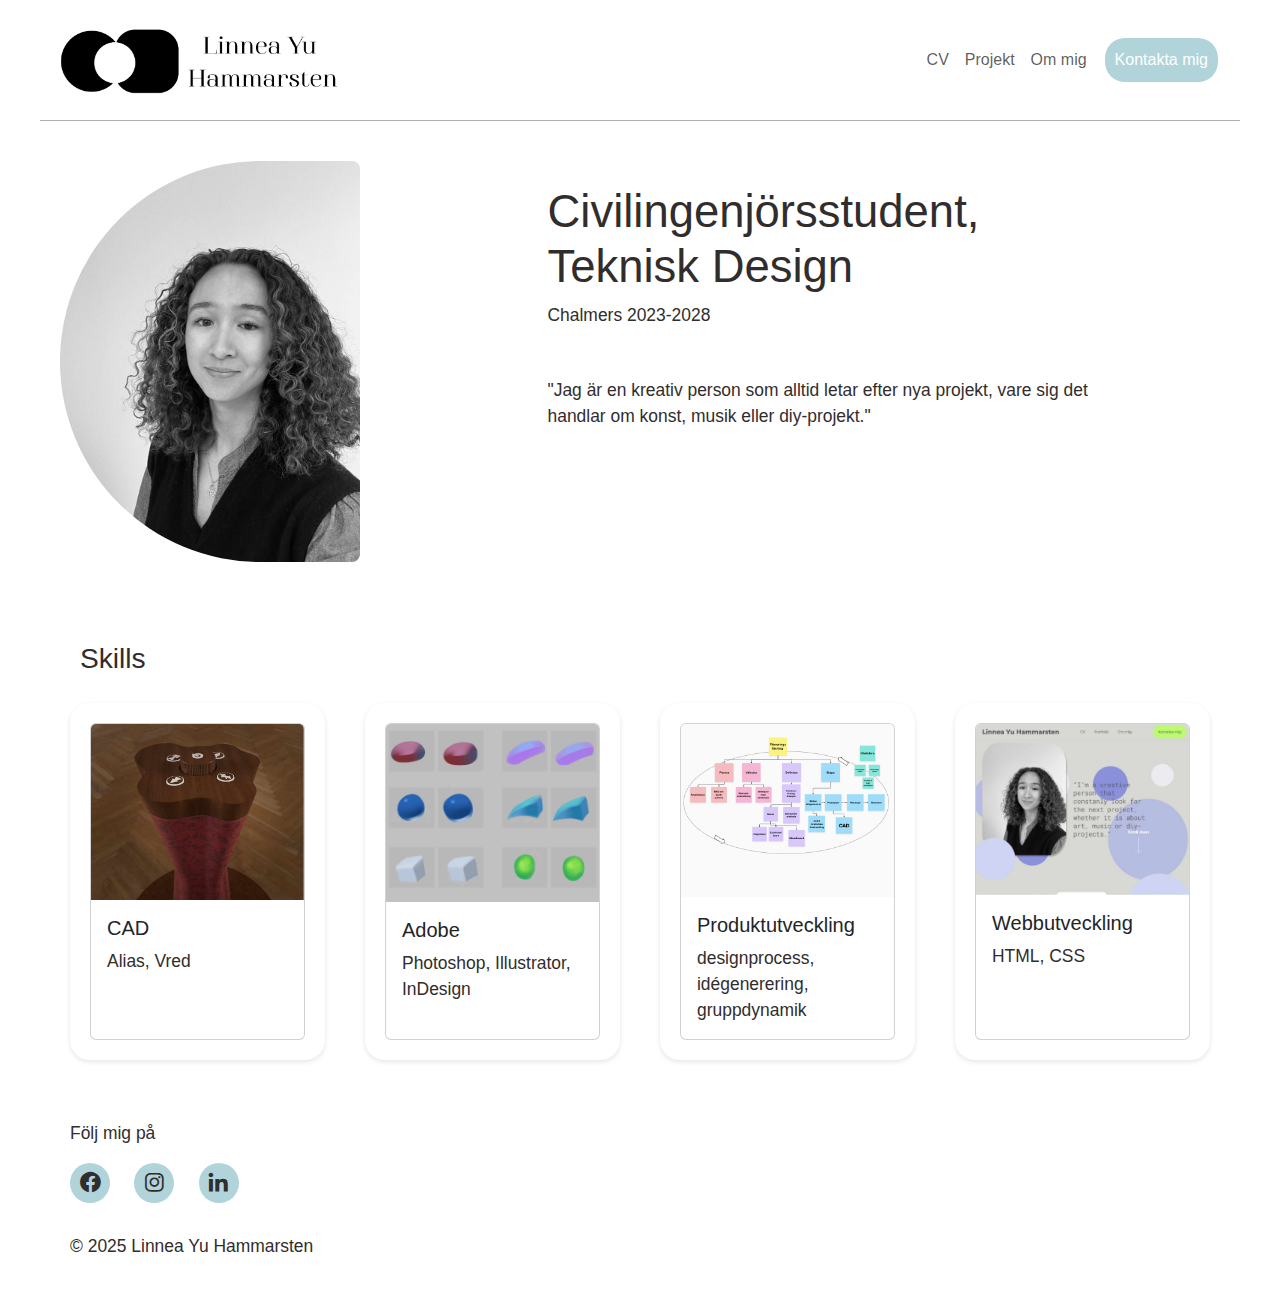
<file: index.html>
<!DOCTYPE html>
<html lang="sv">
  <head>
    <meta charset="UTF-8">
    <meta name="viewport" content="width=device-width, initial-scale=1.0">
    <title>Linnea Yu Hammarsten</title>
    <!-- Bootstrap CSS -->
    <link rel="stylesheet" href="assets/css/bootstrap.min.css">
    <!-- Boxicons CSS -->
    <link href="https://unpkg.com/boxicons@2.1.4/css/boxicons.min.css" rel="stylesheet">
    <!--Custom styles-->
    <link rel="stylesheet" type="text/css" href="assets/css/styles.css">
  </head>

  <body>
    <!---Navigation-->
    <header>
      <nav class="navbar navbar-expand-md navbar-light">
        <div class="container-fluid">
          <a class="navbar-brand d-flex align-items-center" href="index.html">
            <img
              src="assets/images/LYH.png"
              alt="Linnea Yu Hammarsten Logo"
              class="logo"
              style="width: 300px"
              >
          </a>
           <!---Meny-->
          <button
            class="navbar-toggler"
            type="button"
            data-toggle="collapse"
            data-target="#navbarID"
            aria-controls="navbarID"
            aria-expanded="false"
            aria-label="Toggle navigation"
          >
            <span class="navbar-toggler-icon"></span>
          </button>
          <ul id="navbarID" class="collapse navbar-collapse navbar-nav ms-auto">
            <li class="nav-item"><a href="cv.html" class="nav-link">CV</a></li>
            <li class="nav-item">
              <a href="projekt.html" class="nav-link">Projekt</a>
            </li>
            <li class="nav-item">
              <a href="aboutme.html" class="nav-link">Om mig</a>
            </li>
            <li>
              <button
                class="button button1"
                onclick="location.href='contact.html'"
              >
                Kontakta mig
              </button>
            </li>
          </ul>
        </div>
      </nav>
    </header>
    <!---Main-->
    <main>
      <!---Presentation-->
      <div class="container mx-5 my-3">
        <div class="row">
          <div class="col-5 align-items-center">
            <img
            src="assets/images/linnea.jpg"
            alt="Linnea Yu Hammarsten"
            class="mt-4 rounded-start-pill rounded-end-5"
            style="width: 300px"
            >
          </div>
          <div class="col-6">
            <h1 class="text-right mt-5">Civilingenjörsstudent, Teknisk Design</h1>
            <p class="text-right">Chalmers 2023-2028</p>
            <p class="text-right mt-5">
              "Jag är en kreativ person som alltid letar efter nya projekt, vare sig
              det handlar om konst, musik eller diy-projekt."
            </p>
          </div>
        </div>
      </div>
      <!---Skills Cards-->
      <h2 class="title">Skills</h2>
      <div class="cards">
        <!---Första kort-->
        <div class="col">
          <div class="card h-100">
            <img
              src="assets/images/stammen.jpg"
              class="card-img-top"
              alt="stammen"
            >
            <div class="card-body">
              <h5 class="card-title">CAD</h5>
              <p class="card-text">Alias, Vred</p>
            </div>
          </div>
        </div>
        <!---Andra kort-->
        <div class="col">
          <div class="card h-100">
            <img
              src="assets/images/brushbasic.jpg"
              class="card-img-top"
              alt="brushbasic"
            >
            <div class="card-body">
              <h5 class="card-title">Adobe</h5>
              <p class="card-text">Photoshop, Illustrator, InDesign</p>
            </div>
          </div>
        </div>
        <!---Tredje kort-->
        <div class="col">
          <div class="card h-100">
            <img
              src="assets/images/Produkt.png"
              class="card-img-top"
              alt="Produktutvecklingsprocess"
            >
            <div class="card-body">
              <h5 class="card-title">Produktutveckling</h5>
              <p class="card-text">
                designprocess, idégenerering, gruppdynamik
              </p>
            </div>
          </div>
        </div>
        <!---Fjärde kort-->
        <div class="col">
          <div class="card h-100">
            <img
              src="assets/images/webb.jpg"
              class="card-img-top"
              alt="webb"
            >
            <div class="card-body">
              <h5 class="card-title">Webbutveckling</h5>
              <p class="card-text">HTML, CSS</p>
            </div>
          </div>
        </div>
      </div>
    </main>
    <!---Footer-->
    <footer class="footer">
      <div class="container">
        <div class="row">
          <div class="footer-col">
            <p>Följ mig på</p>
            <div class="social-links">
              <a href="https://www.facebook.com/linnea.yuhammarsten.3" target="_blank"><i class="bx bxl-facebook-circle bx-sm"></i></a>
              <a href="https://www.instagram.com/linnea_yuhammarsten/" target="_blank"><i class="bx bxl-instagram bx-sm"></i></a>
              <a href="https://se.linkedin.com/in/linnea-yu-hammarsten-7a406a234?trk=public_post_feed-actor-name" target="_blank"><i class="bx bxl-linkedin bx-sm"></i></a>
            </div>
            <p>&copy; 2025 Linnea Yu Hammarsten</p>
          </div>
        </div>
      </div>
    </footer>
  </body>
</html>
</file>
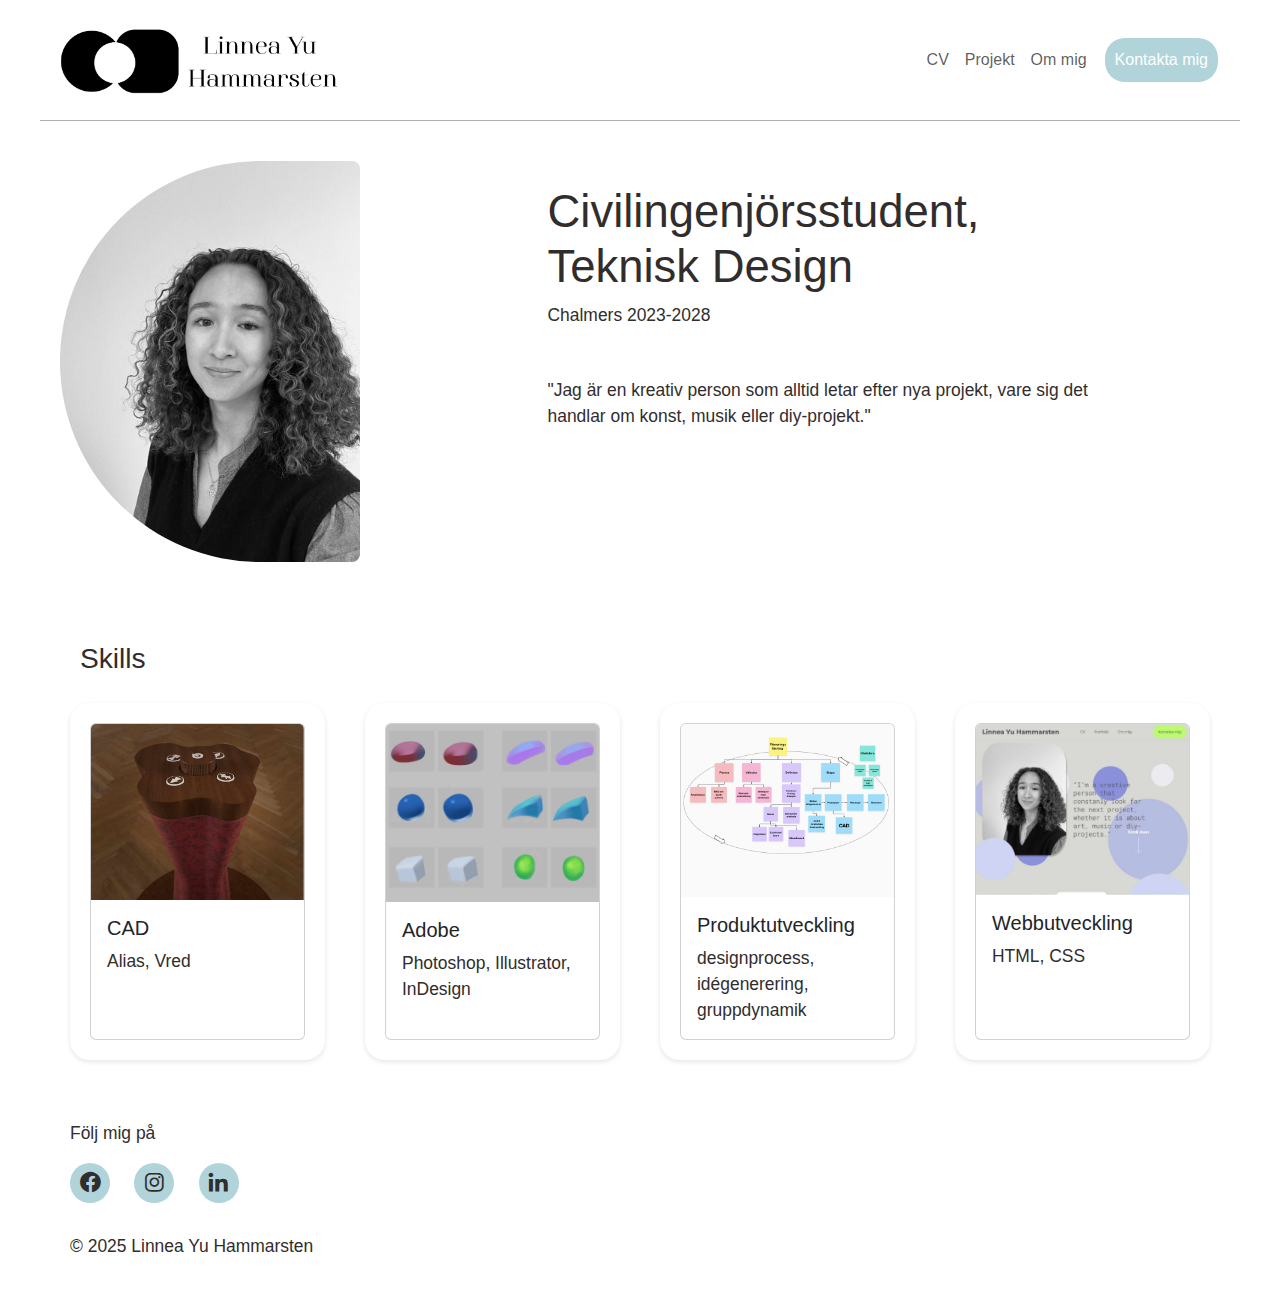
<file: Portfolio/index.html>
<!DOCTYPE html>
<html lang="sv">
  <head>
    <meta charset="UTF-8">
    <meta name="viewport" content="width=device-width, initial-scale=1.0">
    <title>Linnea Yu Hammarsten</title>
    <!-- Bootstrap CSS -->
    <link rel="stylesheet" href="../assets/css/bootstrap.min.css">
    <!-- Boxicons CSS -->
    <link href="https://unpkg.com/boxicons@2.1.4/css/boxicons.min.css" rel="stylesheet">
    <!--Custom styles-->
    <link rel="stylesheet" href="../assets/css/styles.css">
  </head>

  <body>
    <!---Navigation-->
    <header>
      <nav class="navbar navbar-expand-md navbar-light">
        <div class="container-fluid">
          <a class="navbar-brand d-flex align-items-center" href="index.html">
            <img
              src="../assets/images/LYH.png"
              alt="Linnea Yu Hammarsten Logo"
              class="logo"
              style="width: 300px"
              >
          </a>
           <!---Meny-->
          <button
            class="navbar-toggler"
            type="button"
            data-toggle="collapse"
            data-target="#navbarID"
            aria-controls="navbarID"
            aria-expanded="false"
            aria-label="Toggle navigation"
          >
            <span class="navbar-toggler-icon"></span>
          </button>
          <ul id="navbarID" class="collapse navbar-collapse navbar-nav ms-auto">
            <li class="nav-item"><a href="cv.html" class="nav-link">CV</a></li>
            <li class="nav-item">
              <a href="projekt.html" class="nav-link">Projekt</a>
            </li>
            <li class="nav-item">
              <a href="aboutme.html" class="nav-link">Om mig</a>
            </li>
            <li>
              <button
                class="button button1"
                onclick="location.href='contact.html'"
              >
                Kontakta mig
              </button>
            </li>
          </ul>
        </div>
      </nav>
    </header>
    <!---Main-->
    <main>
      <!---Presentation-->
      <div class="container mx-5 my-3">
        <div class="row">
          <div class="col-5 align-items-center">
            <img
            src="../assets/images/linnea.jpg"
            alt="Linnea Yu Hammarsten"
            class="mt-4 rounded-start-pill rounded-end-5"
            style="width: 300px"
            >
          </div>
          <div class="col-6">
            <h1 class="text-right mt-5">Civilingenjörsstudent, Teknisk Design</h1>
            <p class="text-right">Chalmers 2023-2028</p>
            <p class="text-right mt-5">
              "Jag är en kreativ person som alltid letar efter nya projekt, vare sig
              det handlar om konst, musik eller diy-projekt."
            </p>
          </div>
        </div>
      </div>
      <!---Skills Cards-->
      <h2 class="title">Skills</h2>
      <div class="cards">
        <!---Första kort-->
        <div class="col">
          <div class="card h-100">
            <img
              src="../assets/images/stammen.jpg"
              class="card-img-top"
              alt="stammen"
            >
            <div class="card-body">
              <h5 class="card-title">CAD</h5>
              <p class="card-text">Alias, Vred</p>
            </div>
          </div>
        </div>
        <!---Andra kort-->
        <div class="col">
          <div class="card h-100">
            <img
              src="../assets/images/brushbasic.jpg"
              class="card-img-top"
              alt="brushbasic"
            >
            <div class="card-body">
              <h5 class="card-title">Adobe</h5>
              <p class="card-text">Photoshop, Illustrator, InDesign</p>
            </div>
          </div>
        </div>
        <!---Tredje kort-->
        <div class="col">
          <div class="card h-100">
            <img
              src="../assets/images/Produkt.png"
              class="card-img-top"
              alt="Produktutvecklingsprocess"
            >
            <div class="card-body">
              <h5 class="card-title">Produktutveckling</h5>
              <p class="card-text">
                designprocess, idégenerering, gruppdynamik
              </p>
            </div>
          </div>
        </div>
        <!---Fjärde kort-->
        <div class="col">
          <div class="card h-100">
            <img
              src="../assets/images/webb.jpg"
              class="card-img-top"
              alt="webb"
            >
            <div class="card-body">
              <h5 class="card-title">Webbutveckling</h5>
              <p class="card-text">HTML, CSS</p>
            </div>
          </div>
        </div>
      </div>
    </main>
    <!---Footer-->
    <footer class="footer">
      <div class="container">
        <div class="row">
          <div class="footer-col">
            <p>Följ mig på</p>
            <div class="social-links">
              <a href="#"><i class="bx bxl-facebook-circle bx-sm"></i></a>
              <a href="#"><i class="bx bxl-instagram bx-sm"></i></a>
              <a href="#"><i class="bx bxl-linkedin bx-sm"></i></a>
            </div>
            <p>&copy; 2025 Linnea Yu Hammarsten</p>
          </div>
        </div>
      </div>
    </footer>
  </body>
</html>
</file>
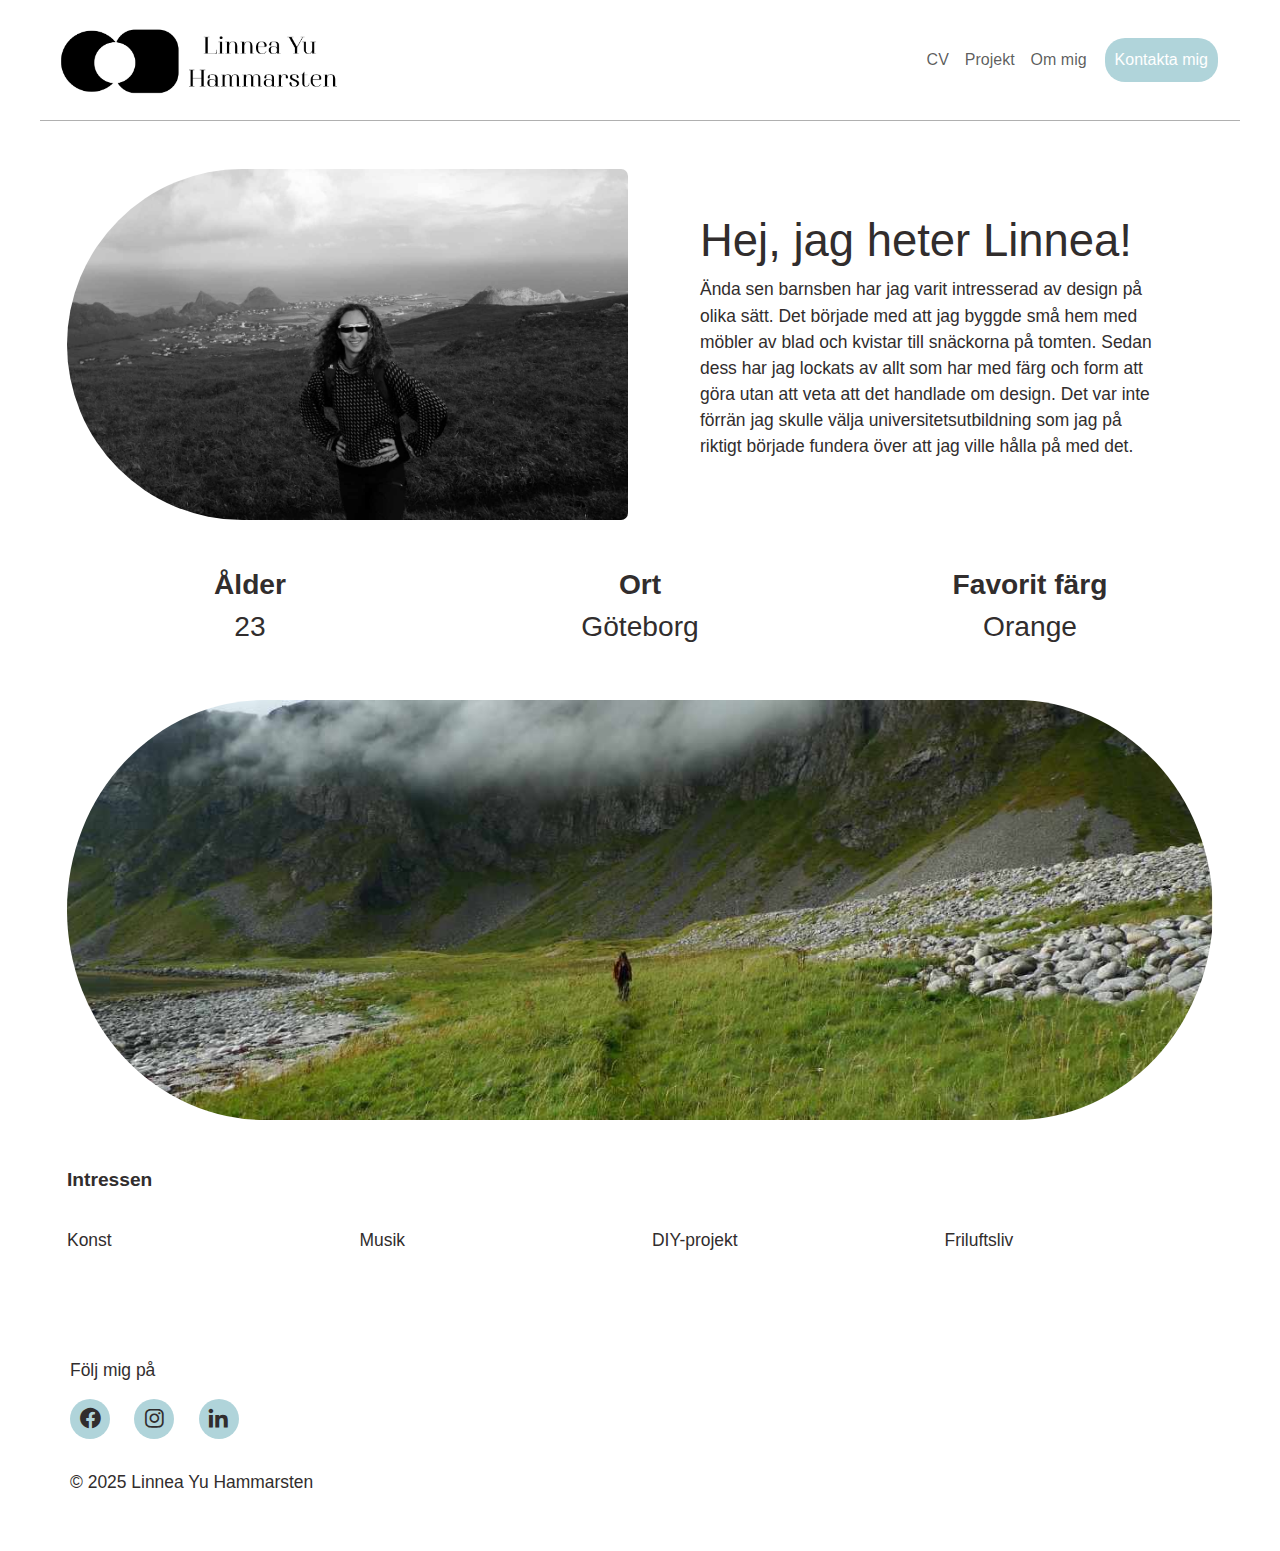
<file: aboutme.html>
<!DOCTYPE html>
<html lang="sv">
    <head>
        <meta charset="UTF-8">
        <meta name="viewport" content="width=device-width, initial-scale=1.0">
        <title>Linnea Yu Hammarsten</title>
       <!-- Bootstrap CSS -->
        <link rel="stylesheet" href="assets/css/bootstrap.min.css">
        <!-- Boxicons CSS -->
        <link href='https://unpkg.com/boxicons@2.1.4/css/boxicons.min.css' rel='stylesheet'>
        <!--Custom styles-->
        <link rel="stylesheet" href="assets/css/styles.css">
      </head>

<body>
<!---Navigation-->
<header>
        <nav class="navbar navbar-expand-md navbar-light">
            <div class="container-fluid">
                <a class="navbar-brand d-flex align-items-center" href="index.html">
                   <img
                    src="assets/images/LYH.png"
                    alt="Linnea Yu Hammarsten Logo"
                    class="logo"
                    style="width: 300px"
                    >
                </a>
                <button class="navbar-toggler" type="button" data-toggle="collapse" data-target="#navbarID"
                    aria-controls="navbarID" aria-expanded="false" aria-label="Toggle navigation">
                    <span class="navbar-toggler-icon"></span>
                </button>
                    <ul id="navbarID" class="collapse navbar-collapse navbar-nav ms-auto">
                        <li class="nav-item"><a href="cv.html" class="nav-link">CV</a></li>
                        <li class="nav-item"><a href="projekt.html" class="nav-link">Projekt</a></li>
                        <li class="nav-item"><a href="aboutme.html" class="nav-link">Om mig</a></li>
                        <li><button class="button button1" onclick="location.href='contact.html'">Kontakta mig</button></li>
                    </ul>
            </div>
        </nav>
</header>
<!---Main-->
<main>
<!---About me-->
<div class="container">
    <div class="row align-items-center">
        <div class="col-6 my-5">
            <img src="assets/images/lofoten.jpg" alt="Linnea Yu Hammarsten" class="rounded-start-pill rounded-end-5" style="width: 100%">
        </div>
        <!---Rubrik "Hej"-->
        <div class="col-5 mx-5">
            <h1>Hej, jag heter Linnea!</h1>
            <p>Ända sen barnsben har jag varit intresserad av design på olika sätt. Det började med att jag byggde små hem med möbler av blad och kvistar till snäckorna på tomten. Sedan dess har jag lockats av allt som har med färg och form att göra utan att veta att det handlade om design. Det var inte förrän jag skulle välja universitetsutbildning som jag på riktigt började fundera över att jag ville hålla på med det.</p>
        </div>
    </div>
    <!---Fakta om mig-->
    <div class="row text-center">
            <div class="col-4">
                <h2 class="fw-bold">Ålder</h2>
                <h2>23</h2>
            </div>
            <div class="col-4">
                <h2 class="fw-bold">Ort</h2>
                <h2>Göteborg</h2>
            </div>
            <div class="col-4">
                <h2 class="fw-bold">Favorit färg</h2>
                <h2>Orange</h2>
            </div>
        </div>
        <div class="row my-5">
            <img src="assets/images/grass.jpg" alt="Linnea Yu Hammarsten" class="rounded-pill" style="width: 100%">

        </div>
        <!---Intressen-->
        <div class="row my-5">
            <h3>Intressen</h3>
            <div class="col-3 mt-3">
                <p>Konst</p>
            </div>
            <div class="col-3 mt-3">
                <p>Musik</p>
            </div>
            <div class="col-3 mt-3">
                <p>DIY-projekt</p>
            </div>
            <div class="col-3 mt-3">
               <p>Friluftsliv</p> 
            </div>
        </div>
    </div>
</main>
<!---Footer-->

<footer class="footer">
  	 <div class="container">
  	 	<div class="row">
  	 		<div class="footer-col">
  	 			<p>Följ mig på</p>
  	 			<div class="social-links">
                  <a href="https://www.facebook.com/linnea.yuhammarsten.3" target="_blank"><i class="bx bxl-facebook-circle bx-sm"></i></a>
                  <a href="https://www.instagram.com/linnea_yuhammarsten/" target="_blank"><i class="bx bxl-instagram bx-sm"></i></a>
                  <a href="https://se.linkedin.com/in/linnea-yu-hammarsten-7a406a234?trk=public_post_feed-actor-name" target="_blank"><i class="bx bxl-linkedin bx-sm"></i></a>
                </div>
                <p>&copy; 2025 Linnea Yu Hammarsten</p>
  	 		</div>
  	 	</div>
  	 </div>
  </footer>
</body>
</html>
</file>
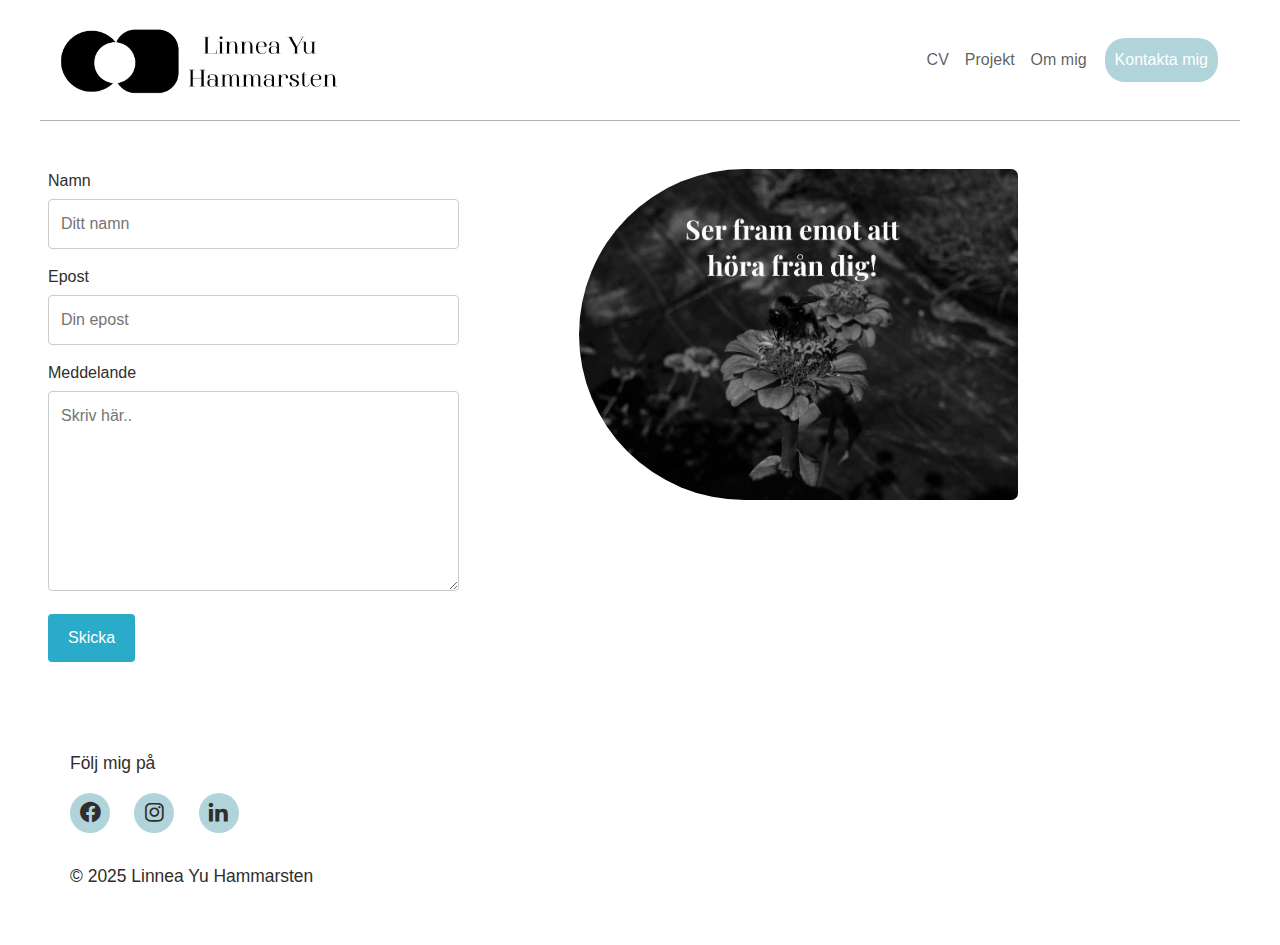
<file: contact.html>
<!DOCTYPE html>
<html lang="sv">
   <head>
        <meta charset="UTF-8">
        <meta name="viewport" content="width=device-width, initial-scale=1.0">
        <title>Linnea Yu Hammarsten</title>
       <!-- Bootstrap CSS -->
        <link rel="stylesheet" href="assets/css/bootstrap.min.css">
        <!-- Boxicons CSS -->
        <link href='https://unpkg.com/boxicons@2.1.4/css/boxicons.min.css' rel='stylesheet'>
        <!--Custom styles-->
        <link rel="stylesheet" href="assets/css/styles.css">
      </head>

  <body>
    <!---Navigation-->
    <header>
      <nav class="navbar navbar-expand-md navbar-light">
        <div class="container-fluid">
          <a class="navbar-brand d-flex align-items-center" href="index.html">
            <img
              src="assets/images/LYH.png"
              alt="Linnea Yu Hammarsten Logo"
              class="logo"
              style="width: 300px"
              >
          </a>
          <button
            class="navbar-toggler"
            type="button"
            data-toggle="collapse"
            data-target="#navbarID"
            aria-controls="navbarID"
            aria-expanded="false"
            aria-label="Toggle navigation"
          >
            <span class="navbar-toggler-icon"></span>
          </button>
          <ul id="navbarID" class="collapse navbar-collapse navbar-nav ms-auto">
            <li class="nav-item"><a href="cv.html" class="nav-link">CV</a></li>
            <li class="nav-item">
              <a href="projekt.html" class="nav-link">Projekt</a>
            </li>
            <li class="nav-item">
              <a href="aboutme.html" class="nav-link">Om mig</a>
            </li>
            <li>
              <button
                class="button button1"
                onclick="location.href='contact.html'"
              >
                Kontakta mig
              </button>
            </li>
          </ul>
        </div>
      </nav>
    </header>
    <!---Main-->
    <main>
      <!---Contact form-->
      <div class="row">
        <div class="col-4 m-5">
          <form action="contact.html">
            <label for="fname">Namn</label>
            <input
              type="text"
              id="fname"
              name="firstname"
              placeholder="Ditt namn"
            >

            <label for="lname">Epost</label>
            <input
              type="text"
              id="lname"
              name="lastname"
              placeholder="Din epost"
            >

            <label for="subject">Meddelande</label>
            <textarea
              id="subject"
              name="subject"
              placeholder="Skriv här.."
              style="height: 200px"
            ></textarea>
            <input type="submit" value="Skicka">
          </form>
        </div>
        <div class="col-6 m-5">
          <img
            src="assets/images/bee.jpg"
            alt="Linnea Yu Hammarsten"
            class="rounded-start-pill rounded-end-5"
            style="width: 70%"
          >
        </div>
      </div>
    </main>
    <!---Footer-->

    <footer class="footer">
      <div class="container">
        <div class="row">
          <div class="footer-col">
            <p>Följ mig på</p>
            <div class="social-links">
              <a href="https://www.facebook.com/linnea.yuhammarsten.3" target="_blank"><i class="bx bxl-facebook-circle bx-sm"></i></a>
              <a href="https://www.instagram.com/linnea_yuhammarsten/" target="_blank"><i class="bx bxl-instagram bx-sm"></i></a>
              <a href="https://se.linkedin.com/in/linnea-yu-hammarsten-7a406a234?trk=public_post_feed-actor-name" target="_blank"><i class="bx bxl-linkedin bx-sm"></i></a>
            </div>
            <p>&copy; 2025 Linnea Yu Hammarsten</p>
          </div>
        </div>
      </div>
    </footer>
  </body>
</html>
</file>
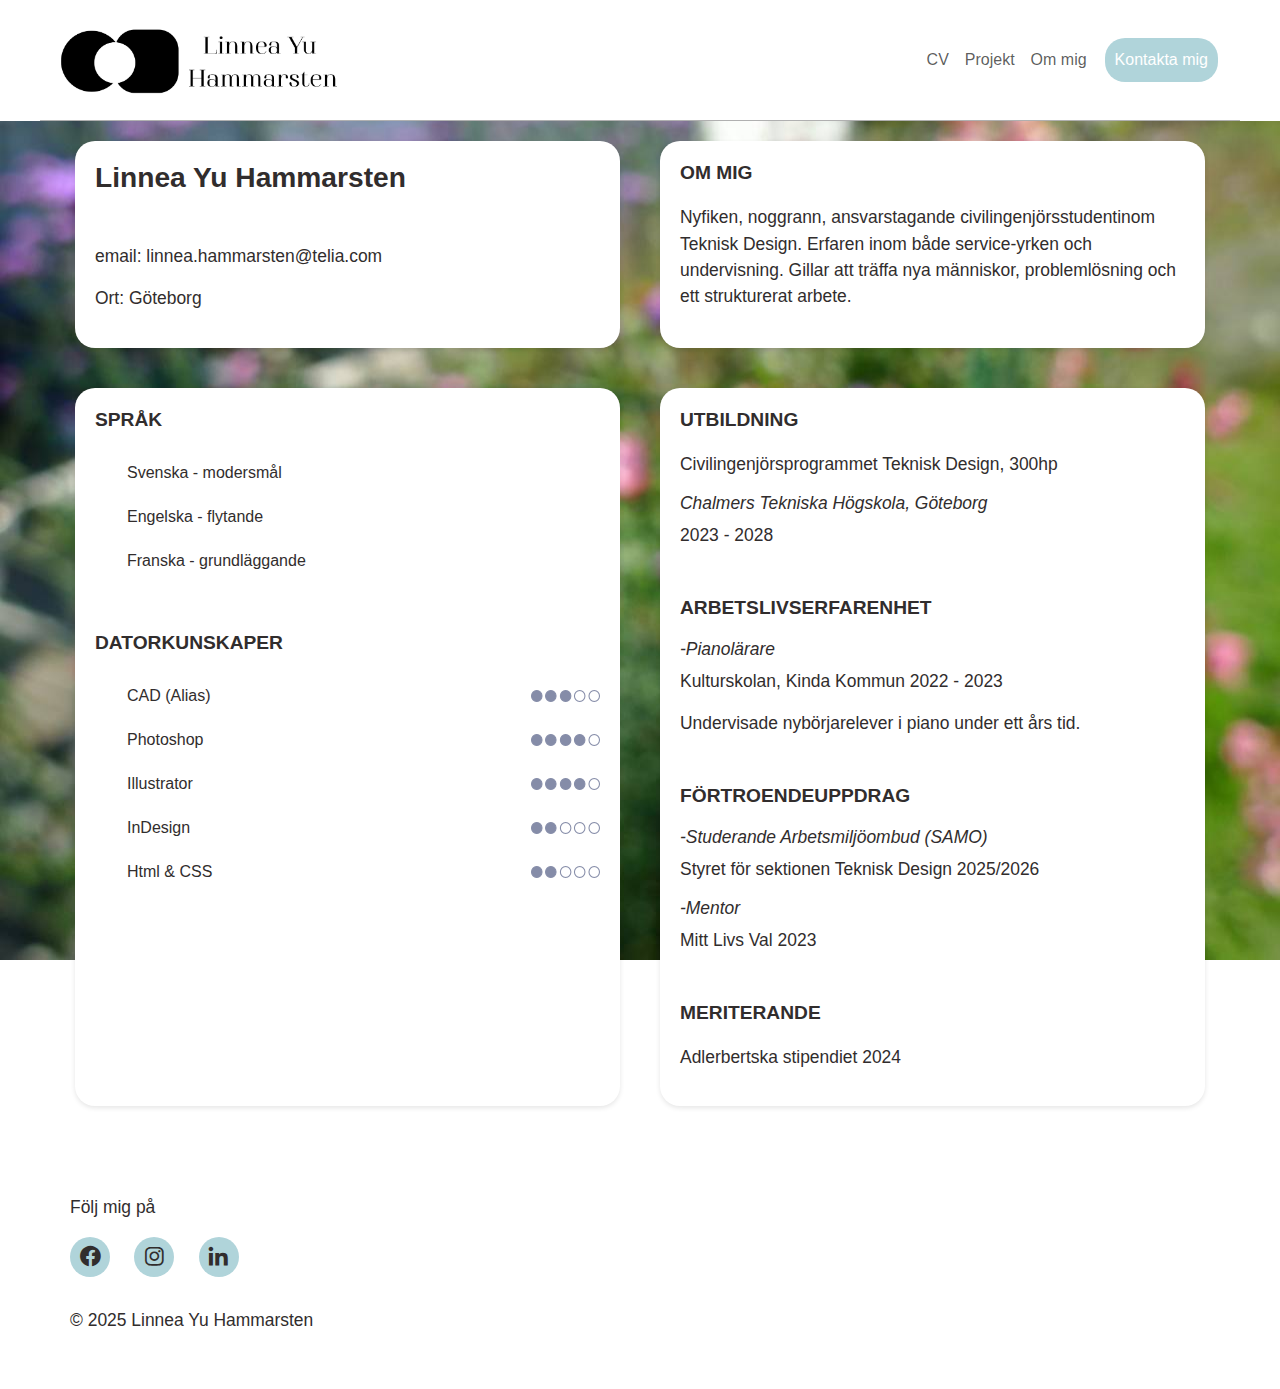
<file: cv.html>
<!DOCTYPE html>
<html lang="sv">
  <head>
    <meta charset="UTF-8">
    <meta name="viewport" content="width=device-width, initial-scale=1.0">
    <title>Linnea Yu Hammarsten</title>
    <!-- Bootstrap CSS -->
    <link rel="stylesheet" href="assets/css/bootstrap.min.css">
    <!-- Boxicons CSS -->
    <link href="https://unpkg.com/boxicons@2.1.4/css/boxicons.min.css" rel="stylesheet">
    <!--Custom styles-->
    <link rel="stylesheet" type="text/css" href="assets/css/styles.css">
  </head>

  <body>
    <!---Navigation-->
    <header>
      <nav class="navbar navbar-expand-md navbar-light">
        <div class="container-fluid">
          <a class="navbar-brand d-flex align-items-center" href="index.html">
            <img
              src="assets/images/LYH.png"
              alt="Linnea Yu Hammarsten Logo"
              class="logo"
              style="width: 300px"
              >
          </a>
          <button
            class="navbar-toggler"
            type="button"
            data-toggle="collapse"
            data-target="#navbarID"
            aria-controls="navbarID"
            aria-expanded="false"
            aria-label="Toggle navigation"
          >
            <span class="navbar-toggler-icon"></span>
          </button>
          <ul id="navbarID" class="collapse navbar-collapse navbar-nav ms-auto">
            <li class="nav-item"><a href="cv.html" class="nav-link">CV</a></li>
            <li class="nav-item">
              <a href="projekt.html" class="nav-link">Projekt</a>
            </li>
            <li class="nav-item">
              <a href="aboutme.html" class="nav-link">Om mig</a>
            </li>
            <li>
              <button
                class="button button1"
                onclick="location.href='contact.html'"
              >
                Kontakta mig
              </button>
            </li>
          </ul>
        </div>
      </nav>
    </header>

    <!---Main-->
    <main style="background-image: url('bakgrund.jpg');">
      <!---CV-->
      <div class="container text-left">
        <div class="row">
          <div class="col">
            <h2 class="fw-bold mb-5">Linnea Yu Hammarsten</h2>
            <p>email: linnea.hammarsten@telia.com</p>
            <p>Ort: Göteborg</p>
          </div>
          <div class="col">
            <h3>OM MIG</h3>
            <p>
              Nyfiken, noggrann, ansvarstagande civilingenjörsstudentinom
              Teknisk Design. Erfaren inom både service-yrken och undervisning.
              Gillar att träffa nya människor, problemlösning och ett
              strukturerat arbete.
            </p>
          </div>
        </div>
        <div class="row">
          <div class="col mb-5">
            <h3>SPRÅK</h3>
            <ul>
              <li>Svenska - modersmål</li>
              <li>Engelska - flytande</li>
              <li>Franska - grundläggande</li>
            </ul>
            <h3 class="mt-5">DATORKUNSKAPER</h3>
            <ul>
              <li>
                CAD (Alias)
                <img
                  src="assets/images/dott3.png"
                  alt="percentage"
                  class="dotts"
                >
              </li>
              <li>
                Photoshop<img
                  src="assets/images/dotts4.png"
                  alt="percentage"
                  class="dotts"
                >
              </li>
              <li>
                Illustrator<img
                  src="assets/images/dotts4.png"
                  alt="percentage"
                  class="dotts"
                >
              </li>
              <li>
                InDesign<img
                  src="assets/images/dotts2.png"
                  alt="percentage"
                  class="dotts"
                >
              </li>
              <li>
                Html & CSS<img
                  src="assets/images/dotts2.png"
                  alt="percentage"
                  class="dotts"
                >
              </li>
            </ul>
          </div>
          <div class="col mb-5">
            <h3>UTBILDNING</h3>
            <p>Civilingenjörsprogrammet Teknisk Design, 300hp</p>
            <h4>Chalmers Tekniska Högskola, Göteborg</h4>
            <p>2023 - 2028</p>
            <h3 class="mt-5">ARBETSLIVSERFARENHET</h3>
            <h4>-Pianolärare</h4>
            <p>Kulturskolan, Kinda Kommun 2022 - 2023</p>
            <p>Undervisade nybörjarelever i piano under ett års tid.</p>
            <h3 class="mt-5">FÖRTROENDEUPPDRAG</h3>
            <h4>-Studerande Arbetsmiljöombud (SAMO)</h4>
            <p>Styret för sektionen Teknisk Design 2025/2026</p>
            <h4>-Mentor</h4>
            <p>Mitt Livs Val 2023</p>
            <h3 class="mt-5">MERITERANDE</h3>
            <p>Adlerbertska stipendiet 2024</p>
          </div>
        </div>
      </div>
    </main>
    <!---Footer-->

    <footer class="footer">
      <div class="container">
        <div class="row">
          <div class="footer-col">
            <p>Följ mig på</p>
            <div class="social-links">
              <a href="https://www.facebook.com/linnea.yuhammarsten.3" target="_blank"><i class="bx bxl-facebook-circle bx-sm"></i></a>
              <a href="https://www.instagram.com/linnea_yuhammarsten/" target="_blank"><i class="bx bxl-instagram bx-sm"></i></a>
              <a href="https://se.linkedin.com/in/linnea-yu-hammarsten-7a406a234?trk=public_post_feed-actor-name" target="_blank"><i class="bx bxl-linkedin bx-sm"></i></a>
            </div>
            <p>&copy; 2025 Linnea Yu Hammarsten</p>
          </div>
        </div>
      </div>
    </footer>
  </body>
</html>
</file>
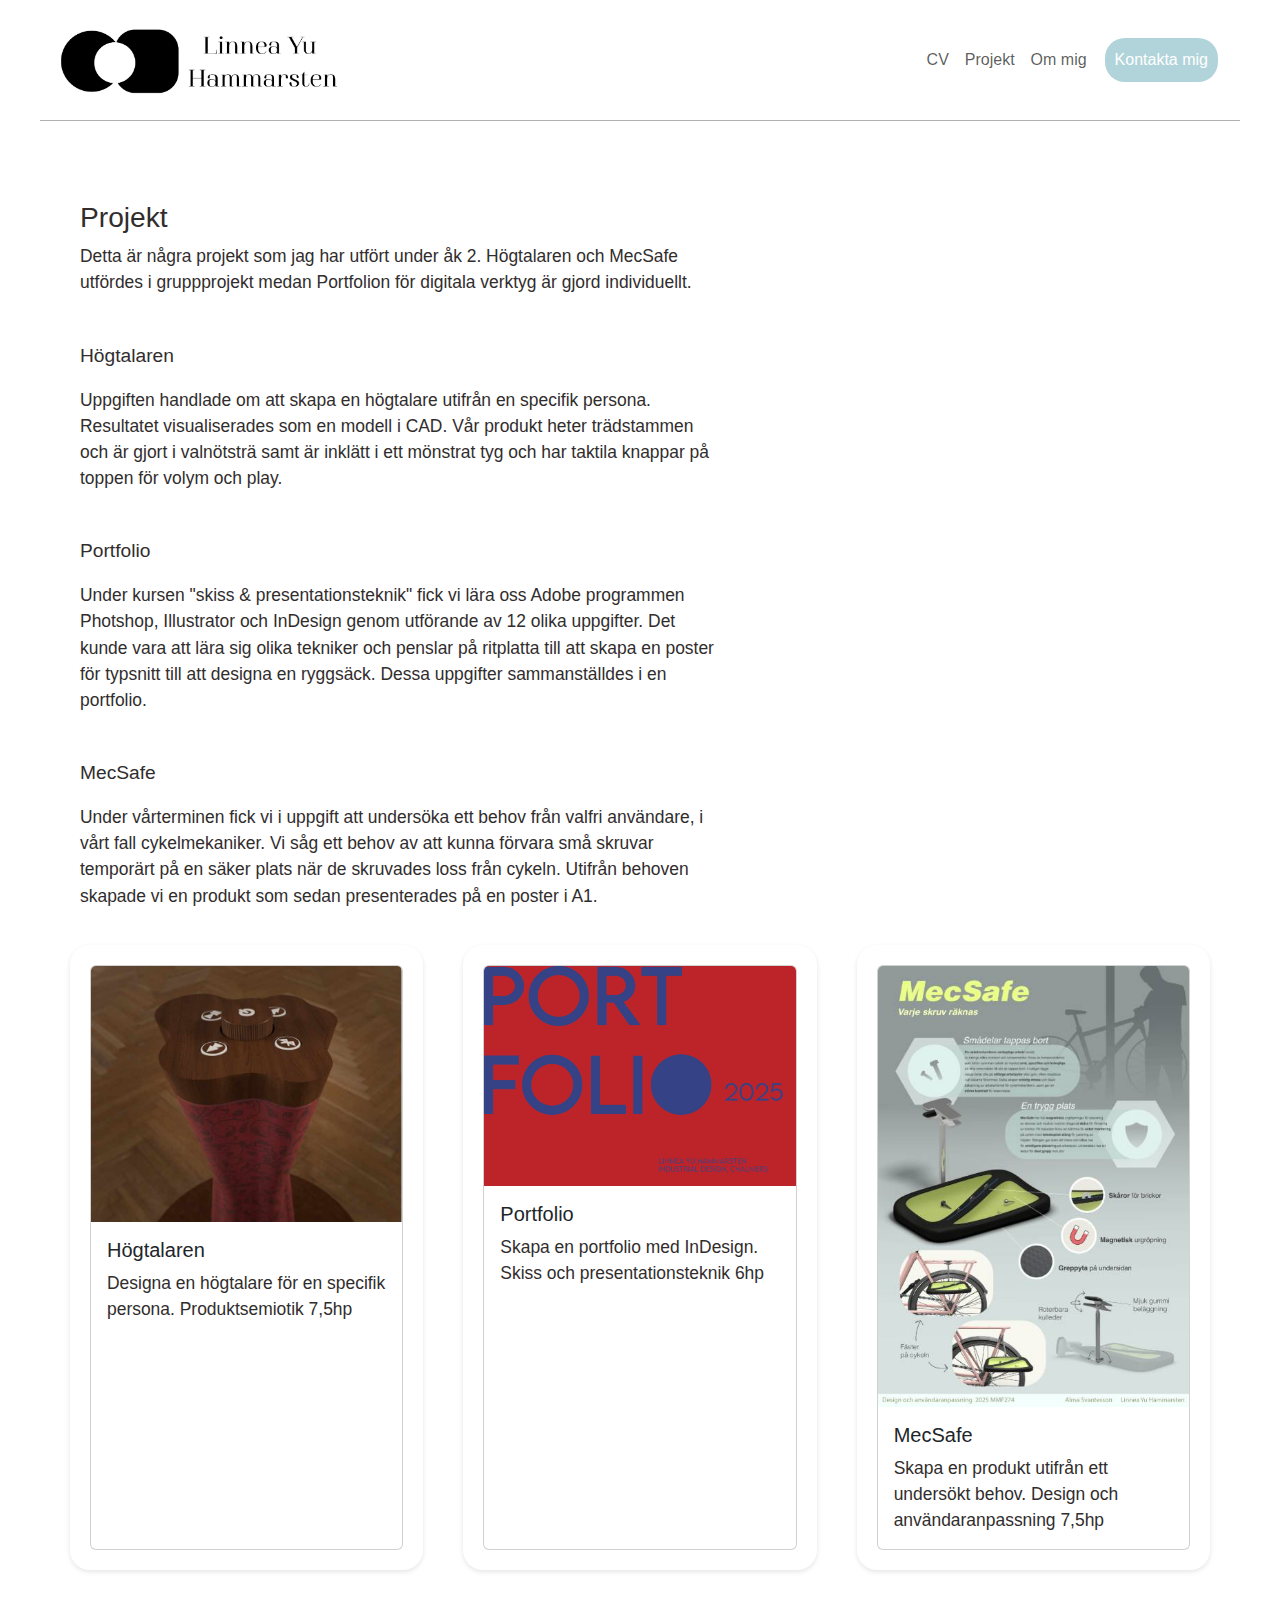
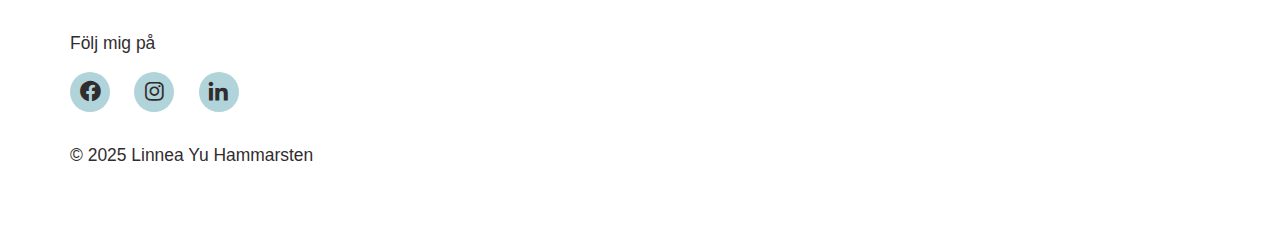
<file: projekt.html>
<!DOCTYPE html>
<html lang="sv">
    <head>
        <meta charset="UTF-8">
        <meta name="viewport" content="width=device-width, initial-scale=1.0">
        <title>Linnea Yu Hammarsten</title>
       <!-- Bootstrap CSS -->
        <link rel="stylesheet" href="assets/css/bootstrap.min.css">
        <!-- Boxicons CSS -->
        <link href='https://unpkg.com/boxicons@2.1.4/css/boxicons.min.css' rel='stylesheet'>
        <!--Custom styles-->
        <link rel="stylesheet" href="assets/css/styles.css">
      </head>

<body>
<!---Navigation-->
<header>
        <nav class="navbar navbar-expand-md navbar-light">
            <div class="container-fluid">
                <a class="navbar-brand d-flex align-items-center" href="index.html">
                    <img
                        src="assets/images/LYH.png"
                        alt="Linnea Yu Hammarsten Logo"
                        class="logo"
                        style="width: 300px"
                        >
                </a>
                <!---Meny-->
                <button class="navbar-toggler" type="button" data-toggle="collapse" data-target="#navbarID"
                    aria-controls="navbarID" aria-expanded="false" aria-label="Toggle navigation">
                    <span class="navbar-toggler-icon"></span>
                </button>
                    <ul id="navbarID" class="collapse navbar-collapse navbar-nav ms-auto">
                        <li class="nav-item"><a href="cv.html" class="nav-link">CV</a></li>
                        <li class="nav-item"><a href="projekt.html" class="nav-link">Projekt</a></li>
                        <li class="nav-item"><a href="aboutme.html" class="nav-link">Om mig</a></li>
                        <li><button class="button button1" onclick="location.href='contact.html'">Kontakta mig</button></li>
                    </ul>
            </div>
        </nav>
</header>
<!---Main-->
<main>
<!---CV-->
<div class="title">
    <h2 class="col-2">Projekt</h2>
    <p>Detta är några projekt som jag har utfört under åk 2. Högtalaren och MecSafe utfördes i gruppprojekt medan Portfolion för digitala verktyg är gjord individuellt.</p>
    <h3 class="mt-5 fw-normal">Högtalaren</h3>
    <p>Uppgiften handlade om att skapa en högtalare utifrån en specifik persona. Resultatet visualiserades som en modell i CAD. Vår produkt heter trädstammen och är gjort i valnötsträ samt är inklätt i ett mönstrat tyg och har taktila knappar på toppen för volym och play.</p>
    <h3 class="mt-5 fw-normal">Portfolio</h3>
    <p>Under kursen "skiss & presentationsteknik" fick vi lära oss Adobe programmen Photshop, Illustrator och InDesign genom utförande av 12 olika uppgifter. Det kunde vara att lära sig olika tekniker och penslar på ritplatta till att skapa en poster för typsnitt till att designa en ryggsäck. Dessa uppgifter sammanställdes i en portfolio.</p>
    <h3 class="mt-5 fw-normal">MecSafe</h3>
    <p>Under vårterminen fick vi i uppgift att undersöka ett behov från valfri användare, i vårt fall cykelmekaniker. Vi såg ett behov av att kunna förvara små skruvar temporärt på en säker plats när de skruvades loss från cykeln. Utifrån behoven skapade vi en produkt som sedan presenterades på en poster i A1.</p>
</div>
    <div class="cards">
        <div class="col">
            <div class="card h-100">
            <img src="assets/images/stammen.jpg" class="card-img-top" alt="stammen">
            <div class="card-body">
                <h5 class="card-title">Högtalaren</h5>
                <p class="card-text">Designa en högtalare för en specifik persona. Produktsemiotik 7,5hp</p>
            </div>
            </div>
        </div>
        <div class="col">
            <div class="card h-100">
            <a href="assets/images/Portfolio2025.pdf" target="_blank"><img src="assets/images/Portfoliobild.jpg" class="card-img-top" alt="Portfolio"></a>
            <div class="card-body">
                <h5 class="card-title">Portfolio</h5>
                <p class="card-text">Skapa en portfolio med InDesign. Skiss och presentationsteknik 6hp</p>
            </div>
            </div>
        </div>
        <div class="col">
            <div class="card h-100">
            <img src="assets/images/Poster.jpg" class="card-img-top" alt="MecSafe">
            <div class="card-body">
                <h5 class="card-title">MecSafe</h5>
                <p class="card-text">Skapa en produkt utifrån ett undersökt behov. Design och användaranpassning 7,5hp</p>
            </div>
            </div>
        </div>
    </div>    
</main>
<!---Footer-->
<footer class="footer">
  	 <div class="container">
  	 	<div class="row">
  	 		<div class="footer-col">
  	 			<p>Följ mig på</p>
  	 			<div class="social-links">
                  <a href="https://www.facebook.com/linnea.yuhammarsten.3" target="_blank"><i class="bx bxl-facebook-circle bx-sm"></i></a>
                  <a href="https://www.instagram.com/linnea_yuhammarsten/" target="_blank"><i class="bx bxl-instagram bx-sm"></i></a>
                  <a href="https://se.linkedin.com/in/linnea-yu-hammarsten-7a406a234?trk=public_post_feed-actor-name" target="_blank"><i class="bx bxl-linkedin bx-sm"></i></a>
                </div>
                <p>&copy; 2025 Linnea Yu Hammarsten</p>
  	 		</div>
  	 	</div>
  	 </div>
  </footer>
</body>
</html>
</file>
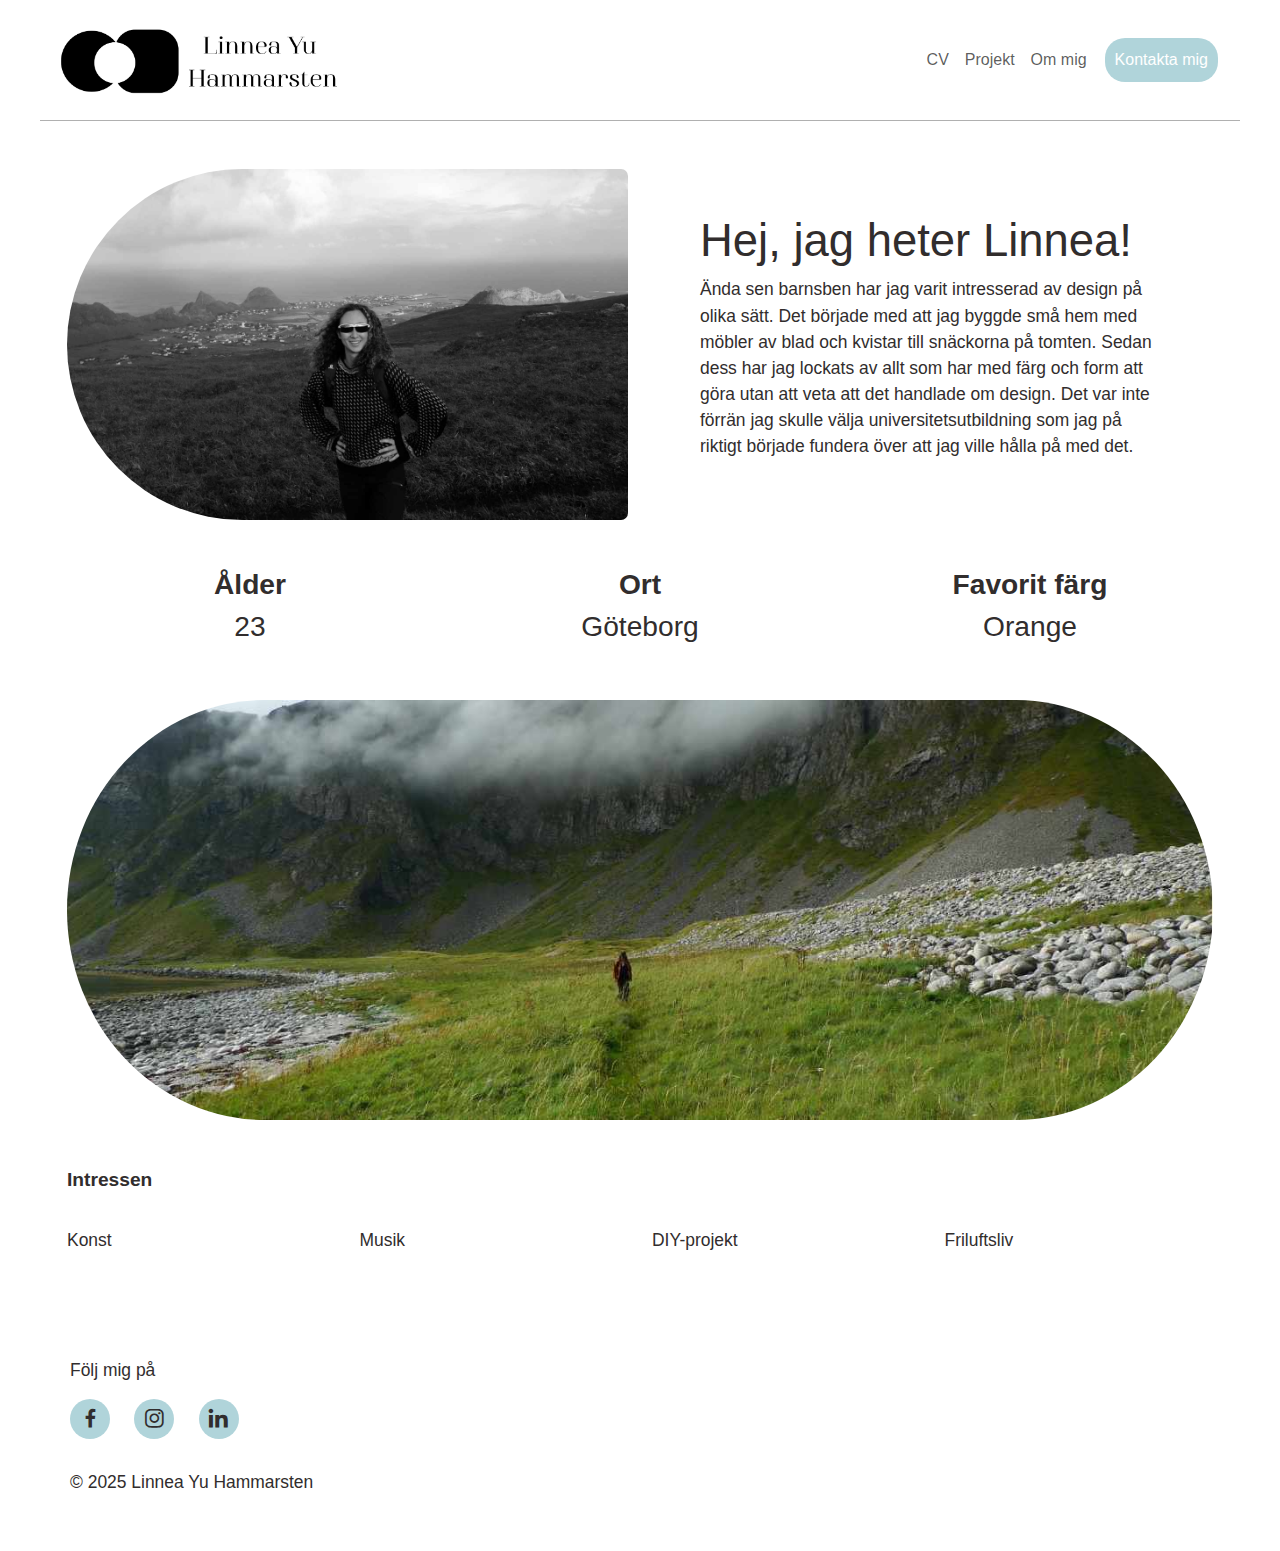
<file: Portfolio/aboutme.html>
<!DOCTYPE html>
<html lang="sv">
    <head>
        <meta charset="UTF-8">
        <meta name="viewport" content="width=device-width, initial-scale=1.0">
        <title>Linnea Yu Hammarsten</title>
       <!-- Bootstrap CSS -->
        <link rel="stylesheet" href="../assets/css/bootstrap.min.css">
        <!-- Boxicons CSS -->
        <link href='https://unpkg.com/boxicons@2.1.4/css/boxicons.min.css' rel='stylesheet'>
        <!--Custom styles-->
        <link rel="stylesheet" href="../assets/css/styles.css">
      </head>

<body>
<!---Navigation-->
<header>
        <nav class="navbar navbar-expand-md navbar-light">
            <div class="container-fluid">
                <a class="navbar-brand d-flex align-items-center" href="index.html">
                   <img
                    src="../assets/images/LYH.png"
                    alt="Linnea Yu Hammarsten Logo"
                    class="logo"
                    style="width: 300px"
                    >
                </a>
                <button class="navbar-toggler" type="button" data-toggle="collapse" data-target="#navbarID"
                    aria-controls="navbarID" aria-expanded="false" aria-label="Toggle navigation">
                    <span class="navbar-toggler-icon"></span>
                </button>
                    <ul id="navbarID" class="collapse navbar-collapse navbar-nav ms-auto">
                        <li class="nav-item"><a href="cv.html" class="nav-link">CV</a></li>
                        <li class="nav-item"><a href="projekt.html" class="nav-link">Projekt</a></li>
                        <li class="nav-item"><a href="aboutme.html" class="nav-link">Om mig</a></li>
                        <li><button class="button button1" onclick="location.href='contact.html'">Kontakta mig</button></li>
                    </ul>
            </div>
        </nav>
</header>
<!---Main-->
<main>
<!---About me-->
<div class="container">
    <div class="row align-items-center">
        <div class="col-6 my-5">
            <img src="/assets/images/lofoten.jpg" alt="Linnea Yu Hammarsten" class="rounded-start-pill rounded-end-5" style="width: 100%">
        </div>
        <!---Rubrik "Hej"-->
        <div class="col-5 mx-5">
            <h1>Hej, jag heter Linnea!</h1>
            <p>Ända sen barnsben har jag varit intresserad av design på olika sätt. Det började med att jag byggde små hem med möbler av blad och kvistar till snäckorna på tomten. Sedan dess har jag lockats av allt som har med färg och form att göra utan att veta att det handlade om design. Det var inte förrän jag skulle välja universitetsutbildning som jag på riktigt började fundera över att jag ville hålla på med det.</p>
        </div>
    </div>
    <!---Fakta om mig-->
    <div class="row text-center">
            <div class="col-4">
                <h2 class="fw-bold">Ålder</h2>
                <h2>23</h2>
            </div>
            <div class="col-4">
                <h2 class="fw-bold">Ort</h2>
                <h2>Göteborg</h2>
            </div>
            <div class="col-4">
                <h2 class="fw-bold">Favorit färg</h2>
                <h2>Orange</h2>
            </div>
        </div>
        <div class="row my-5">
            <img src="/assets/images/grass.jpg" alt="Linnea Yu Hammarsten" class="rounded-pill" style="width: 100%">

        </div>
        <!---Intressen-->
        <div class="row my-5">
            <h3>Intressen</h3>
            <div class="col-3 mt-3">
                <p>Konst</p>
            </div>
            <div class="col-3 mt-3">
                <p>Musik</p>
            </div>
            <div class="col-3 mt-3">
                <p>DIY-projekt</p>
            </div>
            <div class="col-3 mt-3">
               <p>Friluftsliv</p> 
            </div>
        </div>
    </div>
</main>
<!---Footer-->

<footer class="footer">
  	 <div class="container">
  	 	<div class="row">
  	 		<div class="footer-col">
  	 			<p>Följ mig på</p>
  	 			<div class="social-links">
  	 				<a href="#"><i class='bx bxl-facebook bx-sm'></i></a>
  	 				<a href="#"><i class="bx bxl-instagram bx-sm"></i></a>
  	 				<a href="#"><i class="bx bxl-linkedin bx-sm"></i></a>
  	 			</div>
                <p>&copy; 2025 Linnea Yu Hammarsten</p>
  	 		</div>
  	 	</div>
  	 </div>
  </footer>
</body>
</html>
</file>
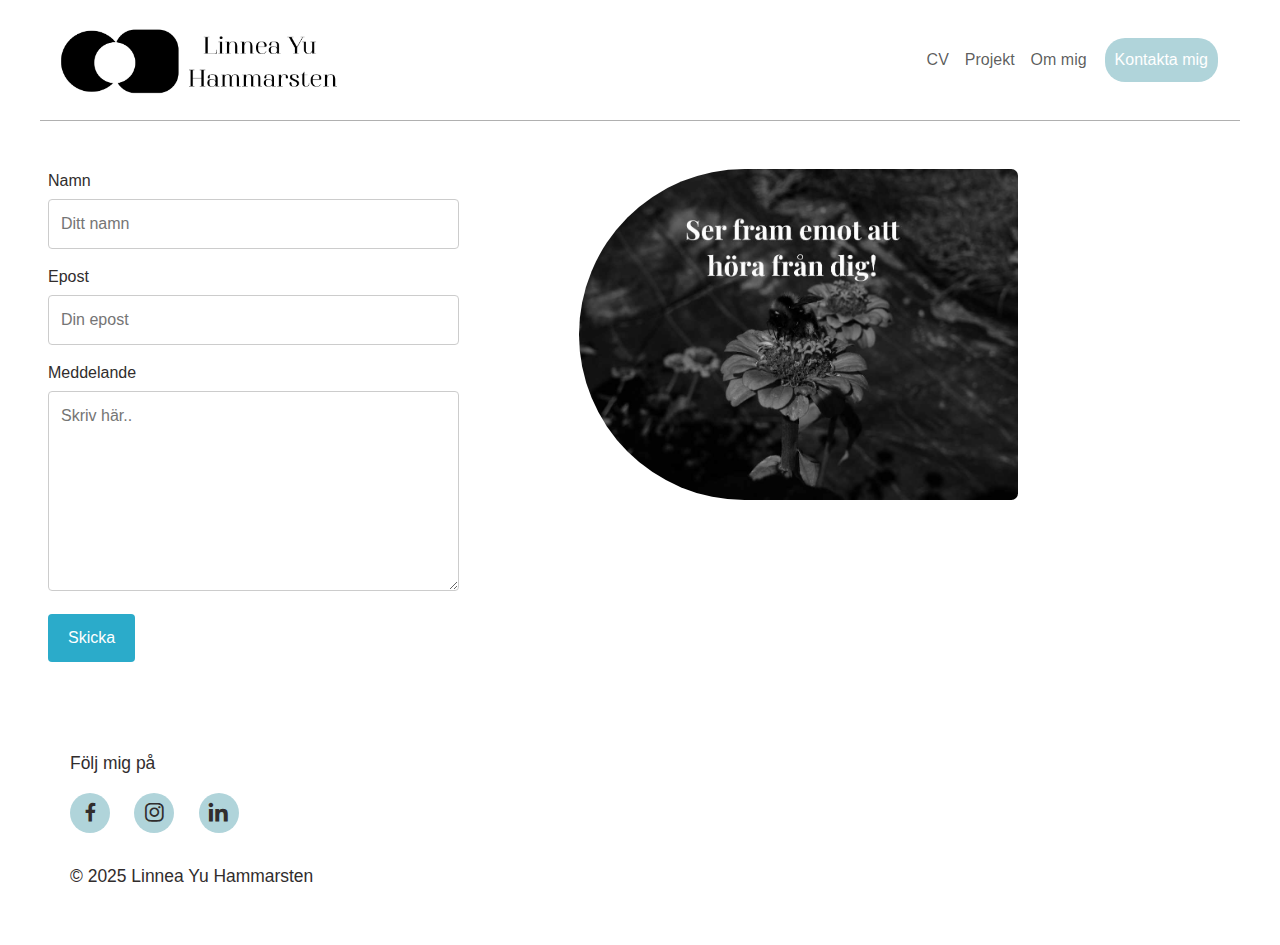
<file: Portfolio/contact.html>
<!DOCTYPE html>
<html lang="sv">
   <head>
        <meta charset="UTF-8">
        <meta name="viewport" content="width=device-width, initial-scale=1.0">
        <title>Linnea Yu Hammarsten</title>
       <!-- Bootstrap CSS -->
        <link rel="stylesheet" href="../assets/css/bootstrap.min.css">
        <!-- Boxicons CSS -->
        <link href='https://unpkg.com/boxicons@2.1.4/css/boxicons.min.css' rel='stylesheet'>
        <!--Custom styles-->
        <link rel="stylesheet" href="../assets/css/styles.css">
      </head>

  <body>
    <!---Navigation-->
    <header>
      <nav class="navbar navbar-expand-md navbar-light">
        <div class="container-fluid">
          <a class="navbar-brand d-flex align-items-center" href="index.html">
            <img
              src="../assets/images/LYH.png"
              alt="Linnea Yu Hammarsten Logo"
              class="logo"
              style="width: 300px"
              >
          </a>
          <button
            class="navbar-toggler"
            type="button"
            data-toggle="collapse"
            data-target="#navbarID"
            aria-controls="navbarID"
            aria-expanded="false"
            aria-label="Toggle navigation"
          >
            <span class="navbar-toggler-icon"></span>
          </button>
          <ul id="navbarID" class="collapse navbar-collapse navbar-nav ms-auto">
            <li class="nav-item"><a href="cv.html" class="nav-link">CV</a></li>
            <li class="nav-item">
              <a href="projekt.html" class="nav-link">Projekt</a>
            </li>
            <li class="nav-item">
              <a href="aboutme.html" class="nav-link">Om mig</a>
            </li>
            <li>
              <button
                class="button button1"
                onclick="location.href='contact.html'"
              >
                Kontakta mig
              </button>
            </li>
          </ul>
        </div>
      </nav>
    </header>
    <!---Main-->
    <main>
      <!---Contact form-->
      <div class="row">
        <div class="col-4 m-5">
          <form action="contact.html">
            <label for="fname">Namn</label>
            <input
              type="text"
              id="fname"
              name="firstname"
              placeholder="Ditt namn"
            >

            <label for="lname">Epost</label>
            <input
              type="text"
              id="lname"
              name="lastname"
              placeholder="Din epost"
            >

            <label for="subject">Meddelande</label>
            <textarea
              id="subject"
              name="subject"
              placeholder="Skriv här.."
              style="height: 200px"
            ></textarea>
            <input type="submit" value="Skicka">
          </form>
        </div>
        <div class="col-6 m-5">
          <img
            src="../assets/images/bee.jpg"
            alt="Linnea Yu Hammarsten"
            class="rounded-start-pill rounded-end-5"
            style="width: 70%"
          >
        </div>
      </div>
    </main>
    <!---Footer-->

    <footer class="footer">
      <div class="container">
        <div class="row">
          <div class="footer-col">
            <p>Följ mig på</p>
            <div class="social-links">
              <a href="#"><i class="bx bxl-facebook bx-sm"></i></a>
              <a href="#"><i class="bx bxl-instagram bx-sm"></i></a>
              <a href="#"><i class="bx bxl-linkedin bx-sm"></i></a>
            </div>
            <p>&copy; 2025 Linnea Yu Hammarsten</p>
          </div>
        </div>
      </div>
    </footer>
  </body>
</html>
</file>
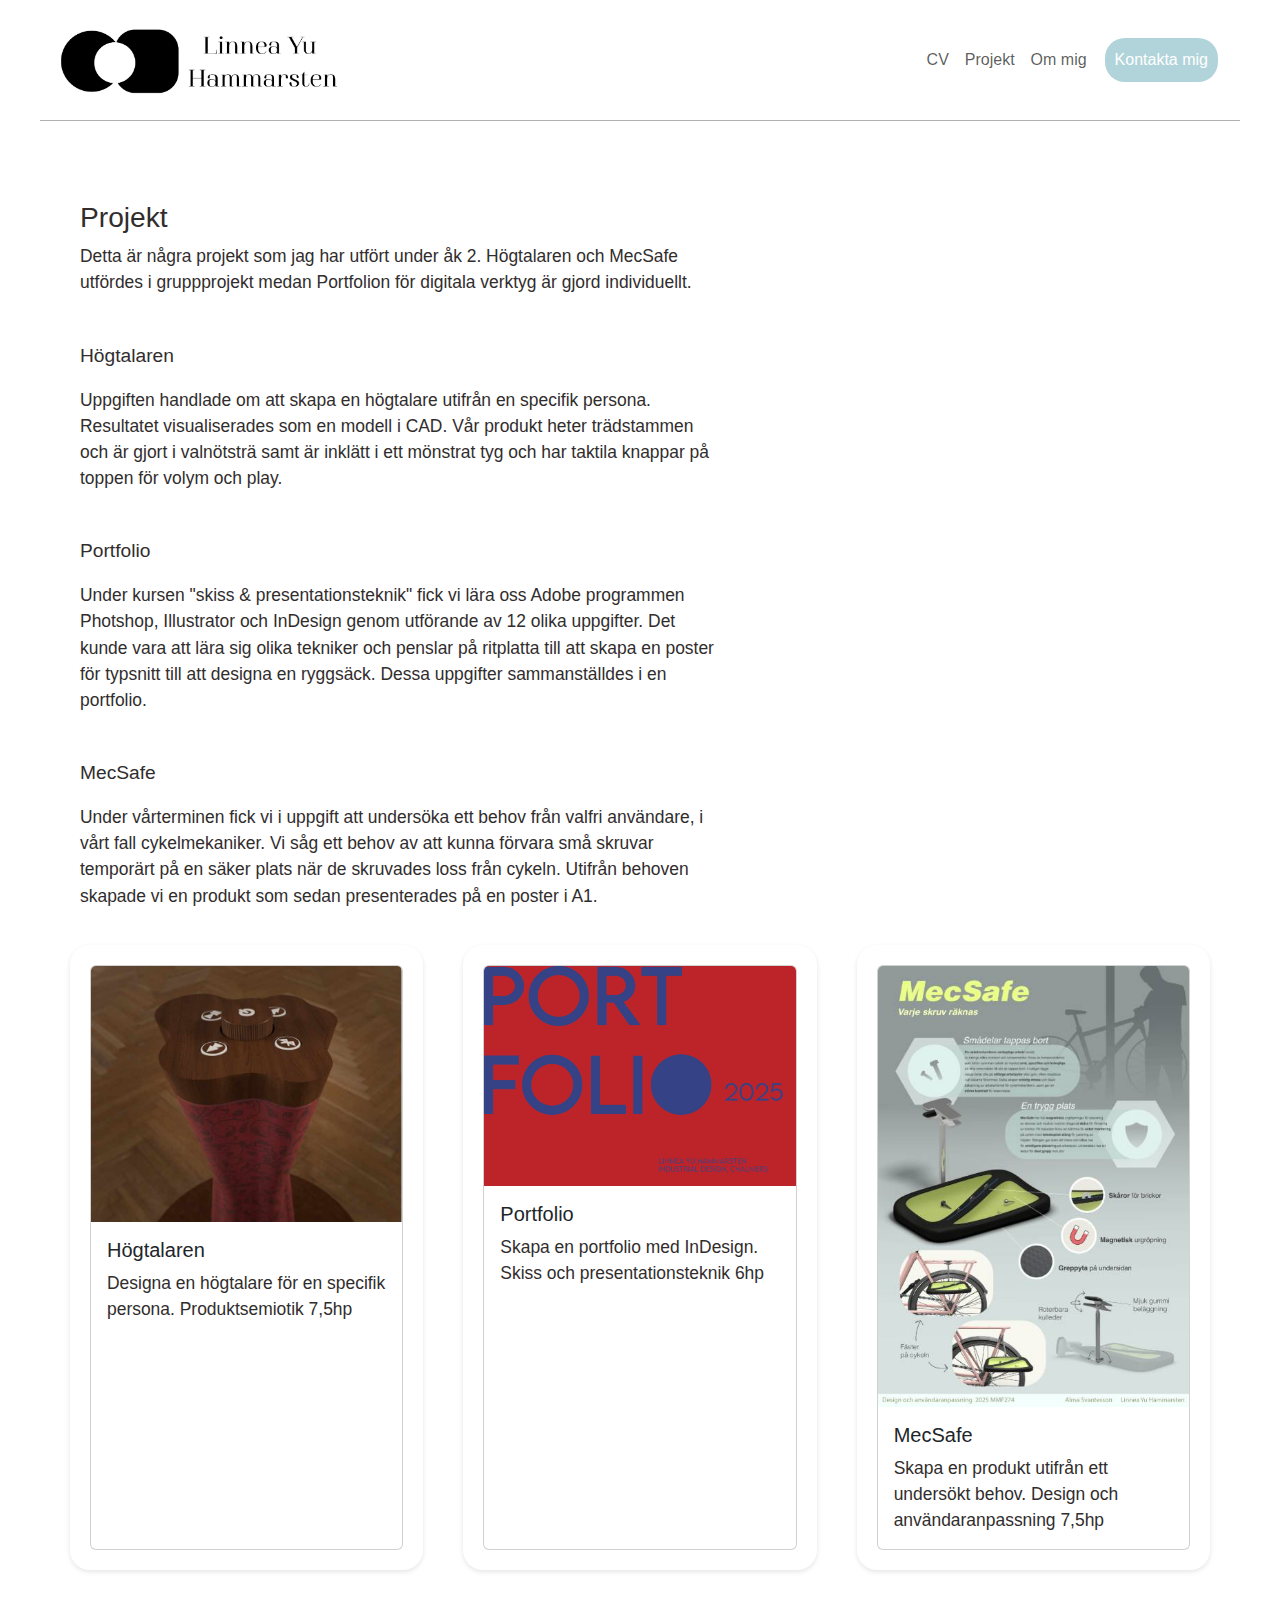
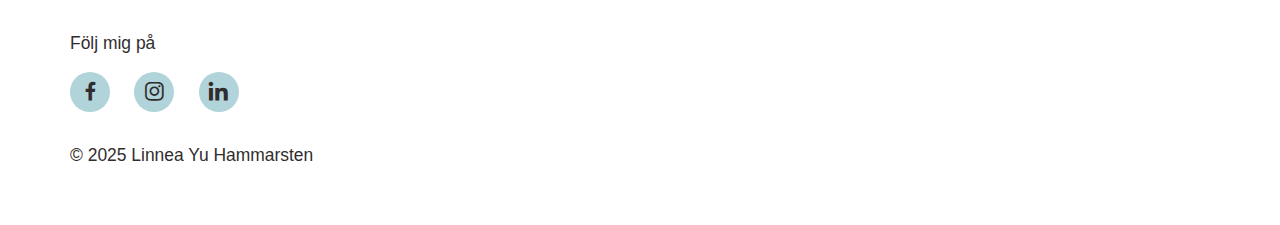
<file: Portfolio/projekt.html>
<!DOCTYPE html>
<html lang="sv">
    <head>
        <meta charset="UTF-8">
        <meta name="viewport" content="width=device-width, initial-scale=1.0">
        <title>Linnea Yu Hammarsten</title>
       <!-- Bootstrap CSS -->
        <link rel="stylesheet" href="../assets/css/bootstrap.min.css">
        <!-- Boxicons CSS -->
        <link href='https://unpkg.com/boxicons@2.1.4/css/boxicons.min.css' rel='stylesheet'>
        <!--Custom styles-->
        <link rel="stylesheet" href="../assets/css/styles.css">
      </head>

<body>
<!---Navigation-->
<header>
        <nav class="navbar navbar-expand-md navbar-light">
            <div class="container-fluid">
                <a class="navbar-brand d-flex align-items-center" href="index.html">
                    <img
                        src="../assets/images/LYH.png"
                        alt="Linnea Yu Hammarsten Logo"
                        class="logo"
                        style="width: 300px"
                        >
                </a>
                <!---Meny-->
                <button class="navbar-toggler" type="button" data-toggle="collapse" data-target="#navbarID"
                    aria-controls="navbarID" aria-expanded="false" aria-label="Toggle navigation">
                    <span class="navbar-toggler-icon"></span>
                </button>
                    <ul id="navbarID" class="collapse navbar-collapse navbar-nav ms-auto">
                        <li class="nav-item"><a href="cv.html" class="nav-link">CV</a></li>
                        <li class="nav-item"><a href="projekt.html" class="nav-link">Projekt</a></li>
                        <li class="nav-item"><a href="aboutme.html" class="nav-link">Om mig</a></li>
                        <li><button class="button button1" onclick="location.href='contact.html'">Kontakta mig</button></li>
                    </ul>
            </div>
        </nav>
</header>
<!---Main-->
<main>
<!---CV-->
<div class="title">
    <h2 class="col-2">Projekt</h2>
    <p>Detta är några projekt som jag har utfört under åk 2. Högtalaren och MecSafe utfördes i gruppprojekt medan Portfolion för digitala verktyg är gjord individuellt.</p>
    <h3 class="mt-5 fw-normal">Högtalaren</h3>
    <p>Uppgiften handlade om att skapa en högtalare utifrån en specifik persona. Resultatet visualiserades som en modell i CAD. Vår produkt heter trädstammen och är gjort i valnötsträ samt är inklätt i ett mönstrat tyg och har taktila knappar på toppen för volym och play.</p>
    <h3 class="mt-5 fw-normal">Portfolio</h3>
    <p>Under kursen "skiss & presentationsteknik" fick vi lära oss Adobe programmen Photshop, Illustrator och InDesign genom utförande av 12 olika uppgifter. Det kunde vara att lära sig olika tekniker och penslar på ritplatta till att skapa en poster för typsnitt till att designa en ryggsäck. Dessa uppgifter sammanställdes i en portfolio.</p>
    <h3 class="mt-5 fw-normal">MecSafe</h3>
    <p>Under vårterminen fick vi i uppgift att undersöka ett behov från valfri användare, i vårt fall cykelmekaniker. Vi såg ett behov av att kunna förvara små skruvar temporärt på en säker plats när de skruvades loss från cykeln. Utifrån behoven skapade vi en produkt som sedan presenterades på en poster i A1.</p>
</div>
    <div class="cards">
        <div class="col">
            <div class="card h-100">
            <img src="/assets/images/stammen.jpg" class="card-img-top" alt="stammen">
            <div class="card-body">
                <h5 class="card-title">Högtalaren</h5>
                <p class="card-text">Designa en högtalare för en specifik persona. Produktsemiotik 7,5hp</p>
            </div>
            </div>
        </div>
        <div class="col">
            <div class="card h-100">
            <a href="/assets/images/Portfolio2025.pdf" target="_blank"><img src="/assets/images/Portfoliobild.jpg" class="card-img-top" alt="Portfolio"></a>
            <div class="card-body">
                <h5 class="card-title">Portfolio</h5>
                <p class="card-text">Skapa en portfolio med InDesign. Skiss och presentationsteknik 6hp</p>
            </div>
            </div>
        </div>
        <div class="col">
            <div class="card h-100">
            <img src="/assets/images/Poster.jpg" class="card-img-top" alt="MecSafe">
            <div class="card-body">
                <h5 class="card-title">MecSafe</h5>
                <p class="card-text">Skapa en produkt utifrån ett undersökt behov. Design och användaranpassning 7,5hp</p>
            </div>
            </div>
        </div>
    </div>    
</main>
<!---Footer-->
<footer class="footer">
  	 <div class="container">
  	 	<div class="row">
  	 		<div class="footer-col">
  	 			<p>Följ mig på</p>
  	 			<div class="social-links">
  	 				<a href="#"><i class='bx bxl-facebook bx-sm'></i></a>
  	 				<a href="#"><i class="bx bxl-instagram bx-sm"></i></a>
  	 				<a href="#"><i class="bx bxl-linkedin bx-sm"></i></a>
  	 			</div>
                <p>&copy; 2025 Linnea Yu Hammarsten</p>
  	 		</div>
  	 	</div>
  	 </div>
  </footer>
</body>
</html>
</file>
<file: assets/css/styles.css>
/* CSS Document Portfolio*/

/*Allmänt*/
* {
  font-family: "Inter 18pt", sans-serif;
  font-weight: 400;
  color: rgb(49, 45, 45);
}
/*Rubriker och text*/
h1 {
  font-size: 2.84em;
  font-family: "Playfair Display", sans-serif;
}
h2 {
  font-size: 1.76em;
  font-family: "Playfair Display", sans-serif;
}
h3 {
  font-size: 1.2em;
  font-weight: 600;
  margin-bottom: 20px;
}
h4 {
  font-size: 1.09em;
  font-style: italic;
}
p {
  font-size: 1.09em;
}
.title {
  margin-left: 80px;
  margin-right: 80px;
  margin-top: 80px;
  width: 50%;

}

/* Navigation Bar */
nav {
  margin: 0 40px;
  border-bottom: 1px solid #b0b0b0;
  background-color: rgb(255, 255, 255);
}
.nav-item:hover {
  color: red;

}
ul {
  display: flex;
  justify-content: flex-end;
}
/*Kontakta mig knapp*/
.button {
  border: none;
  color: white;
  padding: 10px 10px;
  text-align: center;
  text-decoration: none;
  display: inline-block;
  font-size: 16px;
  margin: 4px 10px;
  transition-duration: 0.4s;
  cursor: pointer;
  background-color: #b0d4da;
  border-radius: 20px;
}
/*hovringseffekt på Kontaktknapp*/
.button:hover {
  background-color: #94b3b8;
  color: white;
}

/* Cards för skills och projekt*/
.cards {
  margin: 0px 50px;
  display: flex;
  justify-content: space-between;
}
/* Gör kortet större vid hover*/
.card:hover {
  transform: scale(1.05);
  transition: transform 0.3s ease-in-out;
}

/*Footer*/
.container {
  max-width: 1170px;
  margin: auto;
}
.row {
  display: flex;
  flex-wrap: wrap;
}
ul {
  list-style: none;
}
.footer {
  padding: 40px 20px;
}
.footer-col {
  width: 25%;
  padding: 0 15px;
}
.footer-col h4 {
  font-size: 18px;
  margin-bottom: 35px;
  font-weight: 500;
  position: relative;
}
.footer-col h4::before {
  content: "";
  position: absolute; /*Placering*/
  left: 0;
  bottom: -10px;
  height: 2px;
  box-sizing: border-box;
  width: 50px;
}
.footer-col ul li:not(:last-child) {
  margin-bottom: 10px;
}
.footer-col ul li a {
  font-size: 16px;
  text-decoration: none;
  font-weight: 300;
  display: block;
  transition: all 0.3s ease;
}

.footer-col .social-links a {
  display: inline-block;
  height: 40px;
  width: 40px;
  background-color: #b0d4da;
  margin: 0 20px 30px 0;
  text-align: center;
  line-height: 50px;
  border-radius: 50%; /*Cirkelform*/
  transition: all 0.5s ease;
}
/*Hovereffekt mörkare blå*/
.footer-col .social-links a:hover {
  background-color: #94b3b8;
}


/*CV*/
main {
  background-repeat: no-repeat;
  background-attachment: fixed;  
  background-size: cover;
}
/*Kolumner för CV, Index och projekt*/
.col {
  margin: 20px 20px;
  width: 200px;
  padding: 20px;
  background-color: #ffffff;
  border-radius: 20px;
  box-shadow: 0 2px 5px rgba(0, 0, 0, 0.1);
}
/*Datorkunskaper (CV)*/
ul { 
  display: flex;
  flex-direction: column; /* Vertikal lista */
}

li {
  display: flex;
  justify-content: space-between; /*utrymme mellan prickar och text*/
  align-items: center;
  list-style: none;
  padding: 10px 0;
}

/* Contact Form */
input[type="text"],
select,
textarea {
  width: 100%; 
  padding: 12px; 
  border: 1px solid #ccc; 
  border-radius: 4px; 
  box-sizing: border-box; /* Make sure that padding and width stays in place */
  margin-top: 6px; 
  margin-bottom: 16px; 
  resize: vertical; /* Allow the user to vertically resize the textarea (not horizontally) */
}

/* Skicka knapp */
input[type="submit"] {
  background-color: #2babca;
  color: white;
  padding: 12px 20px;
  border: none;
  border-radius: 4px;
  cursor: pointer;
}

/* hovereffekt skicka knapp */
input[type="submit"]:hover {
  background-color: #458fa0;
}
</file>
